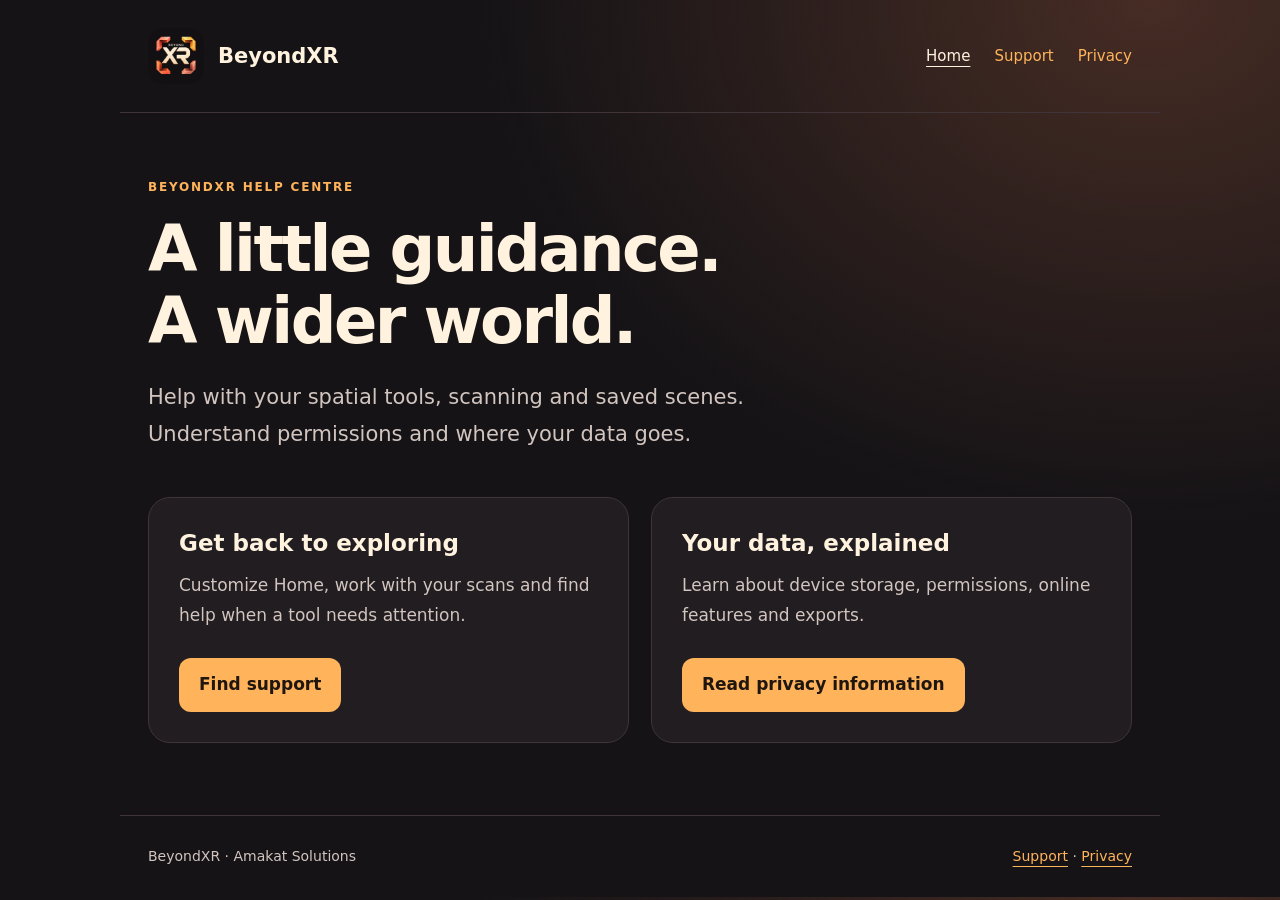
<file: index.html>
<!doctype html><html lang="en"><head><meta charset="utf-8"><meta name="viewport" content="width=device-width,initial-scale=1"><meta name="description" content="BeyondXR support, scanning help and privacy information."><title>Help &amp; privacy · BeyondXR</title><link rel="icon" href="logo.png"><link rel="stylesheet" href="style.css"></head><body><a class="skip" href="#main">Skip to content</a><header><a class="brand" href="index.html"><img src="logo.png" alt="" width="56" height="56">BeyondXR</a><nav aria-label="Main navigation"><a href="index.html" aria-current="page">Home</a><a href="support.html">Support</a><a href="privacy.html">Privacy</a></nav></header><main id="main"><div class="eyebrow">BeyondXR help centre</div><h1>A little guidance.<br>A wider world.</h1><p class="lead">Help with your spatial tools, scanning and saved scenes. Understand permissions and where your data goes.</p><div class="grid"><article class="card"><h2>Get back to exploring</h2><p>Customize Home, work with your scans and find help when a tool needs attention.</p><a class="button" href="support.html">Find support</a></article><article class="card"><h2>Your data, explained</h2><p>Learn about device storage, permissions, online features and exports.</p><a class="button" href="privacy.html">Read privacy information</a></article></div></main><footer><span>BeyondXR · Amakat Solutions</span><span><a href="support.html">Support</a> · <a href="privacy.html">Privacy</a></span></footer></body></html>
</file>
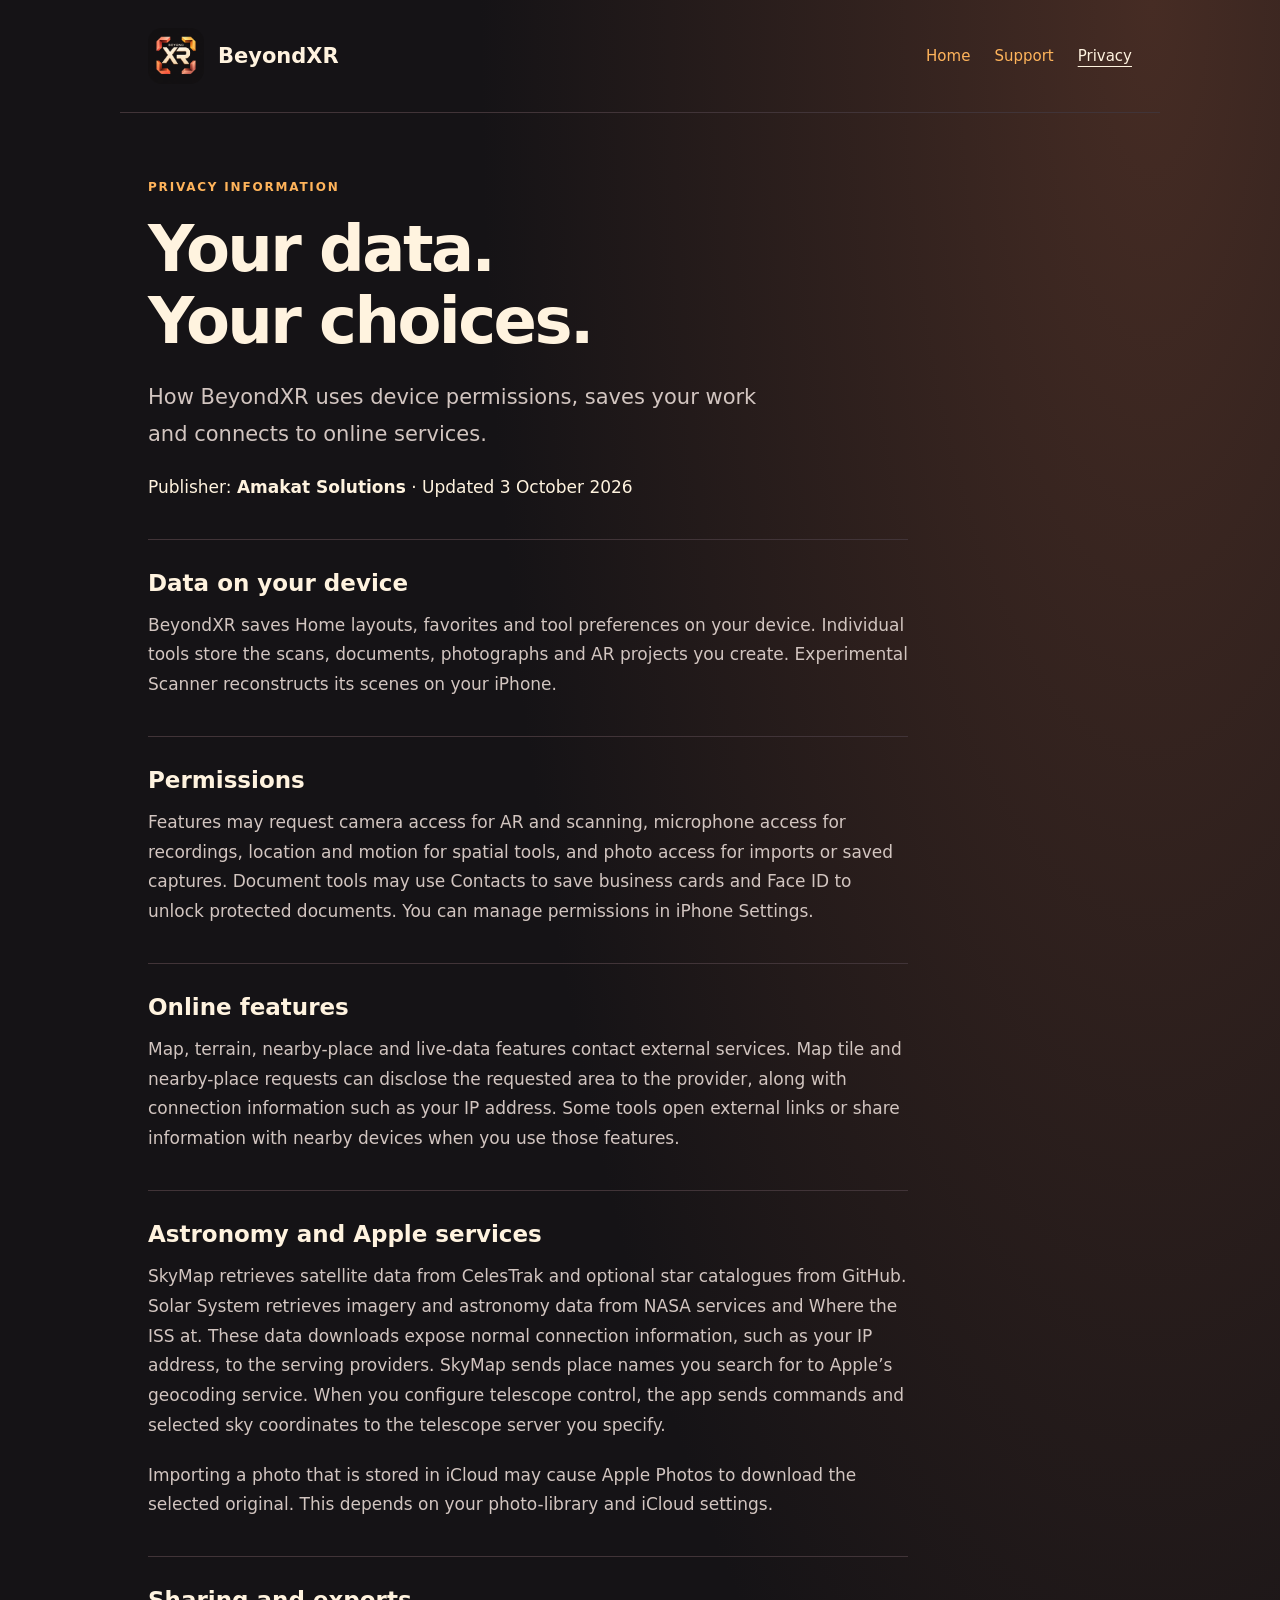
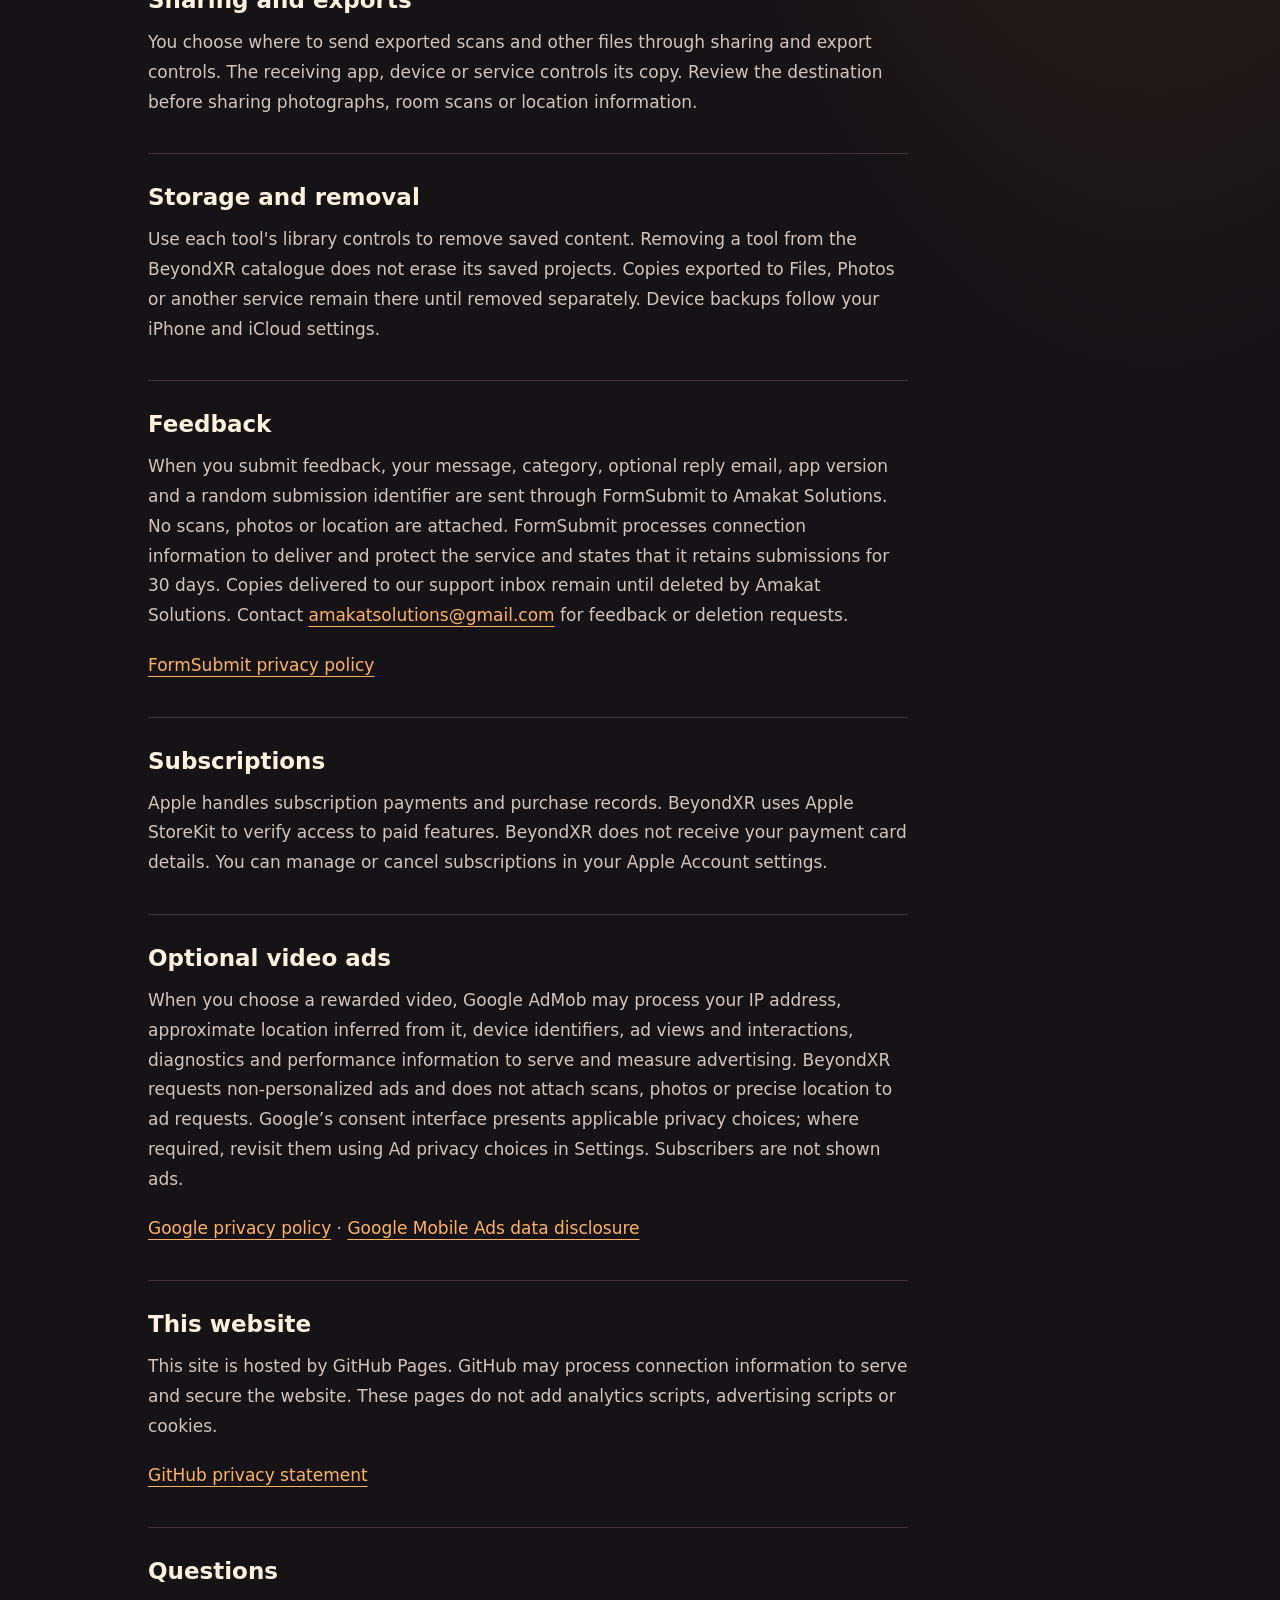
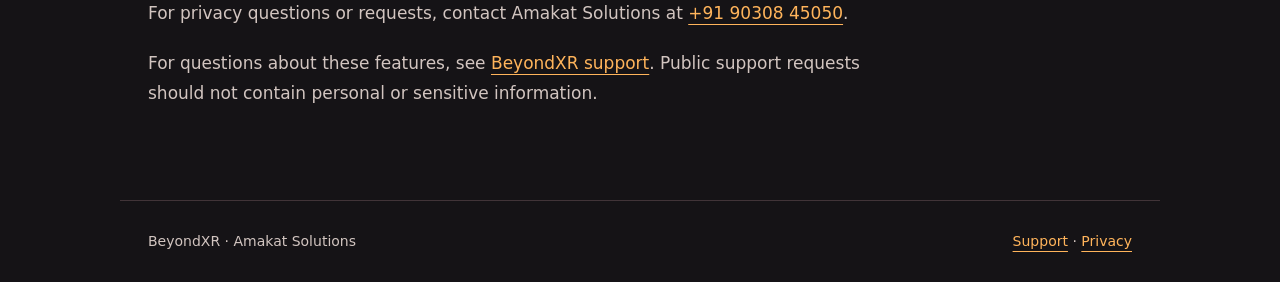
<file: privacy.html>
<!doctype html><html lang="en"><head><meta charset="utf-8"><meta name="viewport" content="width=device-width,initial-scale=1"><meta name="description" content="BeyondXR support, scanning help and privacy information."><title>Privacy · BeyondXR</title><link rel="icon" href="logo.png"><link rel="stylesheet" href="style.css"></head><body><a class="skip" href="#main">Skip to content</a><header><a class="brand" href="index.html"><img src="logo.png" alt="" width="56" height="56">BeyondXR</a><nav aria-label="Main navigation"><a href="index.html">Home</a><a href="support.html">Support</a><a href="privacy.html" aria-current="page">Privacy</a></nav></header><main id="main"><div class="eyebrow">Privacy information</div><h1>Your data.<br>Your choices.</h1><p class="lead">How BeyondXR uses device permissions, saves your work and connects to online services.</p><p>Publisher: <strong>Amakat Solutions</strong> · Updated 3 October 2026</p><div class="prose"><section><h2>Data on your device</h2><p>BeyondXR saves Home layouts, favorites and tool preferences on your device. Individual tools store the scans, documents, photographs and AR projects you create. Experimental Scanner reconstructs its scenes on your iPhone.</p></section><section><h2>Permissions</h2><p>Features may request camera access for AR and scanning, microphone access for recordings, location and motion for spatial tools, and photo access for imports or saved captures. Document tools may use Contacts to save business cards and Face ID to unlock protected documents. You can manage permissions in iPhone Settings.</p></section><section><h2>Online features</h2><p>Map, terrain, nearby-place and live-data features contact external services. Map tile and nearby-place requests can disclose the requested area to the provider, along with connection information such as your IP address. Some tools open external links or share information with nearby devices when you use those features.</p></section><section><h2>Astronomy and Apple services</h2><p>SkyMap retrieves satellite data from CelesTrak and optional star catalogues from GitHub. Solar System retrieves imagery and astronomy data from NASA services and Where the ISS at. These data downloads expose normal connection information, such as your IP address, to the serving providers. SkyMap sends place names you search for to Apple’s geocoding service. When you configure telescope control, the app sends commands and selected sky coordinates to the telescope server you specify.</p><p>Importing a photo that is stored in iCloud may cause Apple Photos to download the selected original. This depends on your photo-library and iCloud settings.</p></section><section><h2>Sharing and exports</h2><p>You choose where to send exported scans and other files through sharing and export controls. The receiving app, device or service controls its copy. Review the destination before sharing photographs, room scans or location information.</p></section><section><h2>Storage and removal</h2><p>Use each tool&#x27;s library controls to remove saved content. Removing a tool from the BeyondXR catalogue does not erase its saved projects. Copies exported to Files, Photos or another service remain there until removed separately. Device backups follow your iPhone and iCloud settings.</p></section><section><h2>Feedback</h2><p>When you submit feedback, your message, category, optional reply email, app version and a random submission identifier are sent through FormSubmit to Amakat Solutions. No scans, photos or location are attached. FormSubmit processes connection information to deliver and protect the service and states that it retains submissions for 30 days. Copies delivered to our support inbox remain until deleted by Amakat Solutions. Contact <a href="mailto:amakatsolutions@gmail.com">amakatsolutions@gmail.com</a> for feedback or deletion requests.</p><p><a href="https://formsubmit.co/privacy.pdf">FormSubmit privacy policy</a></p></section><section><h2>Subscriptions</h2><p>Apple handles subscription payments and purchase records. BeyondXR uses Apple StoreKit to verify access to paid features. BeyondXR does not receive your payment card details. You can manage or cancel subscriptions in your Apple Account settings.</p></section><section><h2>Optional video ads</h2><p>When you choose a rewarded video, Google AdMob may process your IP address, approximate location inferred from it, device identifiers, ad views and interactions, diagnostics and performance information to serve and measure advertising. BeyondXR requests non-personalized ads and does not attach scans, photos or precise location to ad requests. Google’s consent interface presents applicable privacy choices; where required, revisit them using Ad privacy choices in Settings. Subscribers are not shown ads.</p><p><a href="https://policies.google.com/privacy">Google privacy policy</a> · <a href="https://developers.google.com/admob/ios/privacy/data-disclosure">Google Mobile Ads data disclosure</a></p></section><section><h2>This website</h2><p>This site is hosted by GitHub Pages. GitHub may process connection information to serve and secure the website. These pages do not add analytics scripts, advertising scripts or cookies.</p><p><a href="https://docs.github.com/en/site-policy/privacy-policies/github-general-privacy-statement">GitHub privacy statement</a></p></section><section><h2>Questions</h2><p>For privacy questions or requests, contact Amakat Solutions at <a href="tel:+919030845050">+91 90308 45050</a>.</p><p>For questions about these features, see <a href="support.html">BeyondXR support</a>. Public support requests should not contain personal or sensitive information.</p></section></div></main><footer><span>BeyondXR · Amakat Solutions</span><span><a href="support.html">Support</a> · <a href="privacy.html">Privacy</a></span></footer></body></html>
</file>
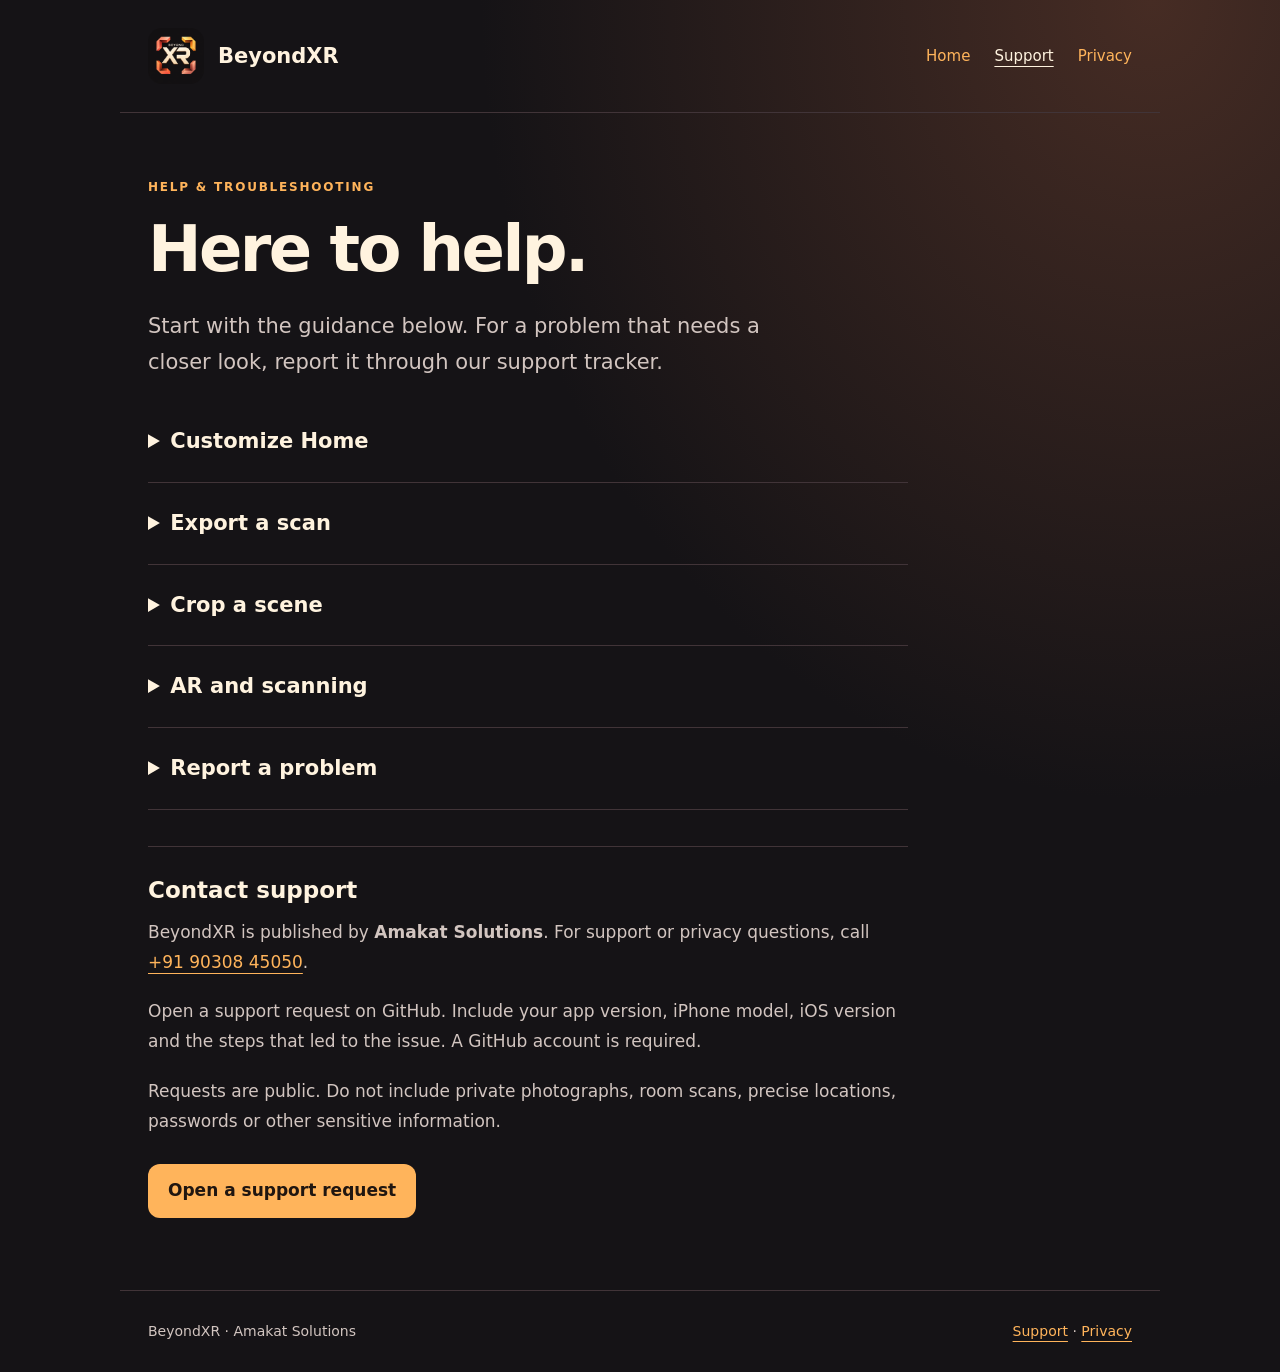
<file: support.html>
<!doctype html><html lang="en"><head><meta charset="utf-8"><meta name="viewport" content="width=device-width,initial-scale=1"><meta name="description" content="BeyondXR support, scanning help and privacy information."><title>Support · BeyondXR</title><link rel="icon" href="logo.png"><link rel="stylesheet" href="style.css"></head><body><a class="skip" href="#main">Skip to content</a><header><a class="brand" href="index.html"><img src="logo.png" alt="" width="56" height="56">BeyondXR</a><nav aria-label="Main navigation"><a href="index.html">Home</a><a href="support.html" aria-current="page">Support</a><a href="privacy.html">Privacy</a></nav></header><main id="main"><div class="eyebrow">Help & troubleshooting</div><h1>Here to help.</h1><p class="lead">Start with the guidance below. For a problem that needs a closer look, report it through our support tracker.</p><div class="prose"><details><summary>Customize Home</summary><p>Tap Arrange tools on Home. Hold and drag a tool onto another to reorder it. Use the tool menu to choose Compact, Wide or Tall. Customize Home controls section order and tool visibility.</p></details><details><summary>Export a scan</summary><p>Open Experimental Scanner, choose Library and open a saved scan. In 3D scene, scroll below the preview, choose a format and tap Export. After preparation, use the share sheet or Save to Files. USDZ preserves captured photo colors for compatible 3D and AR viewers. OBJ, PLY and STL export geometry; SVC preserves scene photographs and textures. A compact SVC import does not restore persistent positioning.</p></details><details><summary>Crop a scene</summary><p>Open Crop / trim scene from the 3D review. Adjust the boundaries to retain the desired area, then save. Saved trims apply to scene viewing and exports; the original scan remains unchanged. Cancel discards the current preview changes.</p></details><details><summary>AR and scanning</summary><p>Allow camera access when using camera features. Capture a well-lit space and move slowly with overlapping views. LiDAR capture requires supported hardware. Mirrors, thin edges and unseen surfaces can produce incomplete reconstruction.</p></details><details><summary>Report a problem</summary><p>Include the app version from Settings, iPhone model, iOS version, tool name and steps that reproduce the problem. Include the export format for export issues. Send screenshots or scans only if you are comfortable sharing their contents with support.</p></details><section><h2>Contact support</h2><p>BeyondXR is published by <strong>Amakat Solutions</strong>. For support or privacy questions, call <a href="tel:+919030845050">+91 90308 45050</a>.</p><p>Open a support request on GitHub. Include your app version, iPhone model, iOS version and the steps that led to the issue. A GitHub account is required.</p><p>Requests are public. Do not include private photographs, room scans, precise locations, passwords or other sensitive information.</p><a class="button" href="https://github.com/AmaniReddy90/beyondxr-support/issues/new">Open a support request</a></section></div></main><footer><span>BeyondXR · Amakat Solutions</span><span><a href="support.html">Support</a> · <a href="privacy.html">Privacy</a></span></footer></body></html>
</file>
<file: style.css>
:root{color-scheme:dark;--bg:#151316;--panel:#211d20;--ink:#fff3df;--muted:#d2c5c0;--accent:#ffb45b;--line:#413438}*{box-sizing:border-box}body{margin:0;background:radial-gradient(ellipse at 90% 0,#462c24 0,transparent 42rem),var(--bg);color:var(--ink);font:17px/1.75 system-ui,-apple-system,sans-serif}a{color:var(--accent);text-underline-offset:5px}a:focus-visible,summary:focus-visible{outline:3px solid var(--accent);outline-offset:6px}header,main,footer{max-width:1040px;margin:auto;padding:28px}header{display:flex;align-items:center;justify-content:space-between;border-bottom:1px solid var(--line);gap:20px}.brand{display:flex;gap:14px;align-items:center;color:var(--ink);text-decoration:none;font-size:21px;font-weight:750}.brand img{width:56px;height:56px;border-radius:14px}nav{display:flex;gap:24px}nav a{text-decoration:none;font-size:15px}nav a[aria-current=page]{color:var(--ink);text-decoration:underline}main{padding-top:64px;padding-bottom:72px;min-height:65vh}.eyebrow{letter-spacing:.15em;text-transform:uppercase;font-size:12px;font-weight:700;color:var(--accent)}h1{font-size:clamp(36px,6vw,64px);line-height:1.12;letter-spacing:-.04em;margin:16px 0 22px}h2{font-size:23px;line-height:1.35;margin:0 0 12px}p{margin:0 0 20px}.lead{font-size:21px;max-width:650px;color:var(--muted)}.grid{display:grid;grid-template-columns:repeat(2,1fr);gap:22px;margin-top:44px}.card{border:1px solid var(--line);border-radius:22px;background:var(--panel);padding:30px}.card p,.prose p{color:var(--muted)}.prose{max-width:760px}.prose section{margin-top:36px;padding-top:28px;border-top:1px solid var(--line)}.prose h2{color:var(--ink)}.button{display:inline-block;background:var(--accent);color:#201610;border-radius:12px;padding:12px 20px;text-decoration:none;font-weight:750;margin-top:8px}.skip{position:absolute;top:-100px;left:20px;background:var(--ink);color:var(--bg);padding:12px;z-index:2}.skip:focus{top:12px}footer{border-top:1px solid var(--line);font-size:14px;color:var(--muted);display:flex;gap:20px;justify-content:space-between}details{border-bottom:1px solid var(--line);padding:22px 0}summary{font-size:21px;font-weight:650;cursor:pointer}details p{padding-top:14px;color:var(--muted)}@media(max-width:600px){header,main,footer{padding-left:22px;padding-right:22px}header{align-items:flex-start;flex-direction:column;gap:14px}main{padding-top:40px}.grid{grid-template-columns:1fr}.card{padding:24px}footer{flex-direction:column;gap:8px}nav{gap:22px}}
</file>
